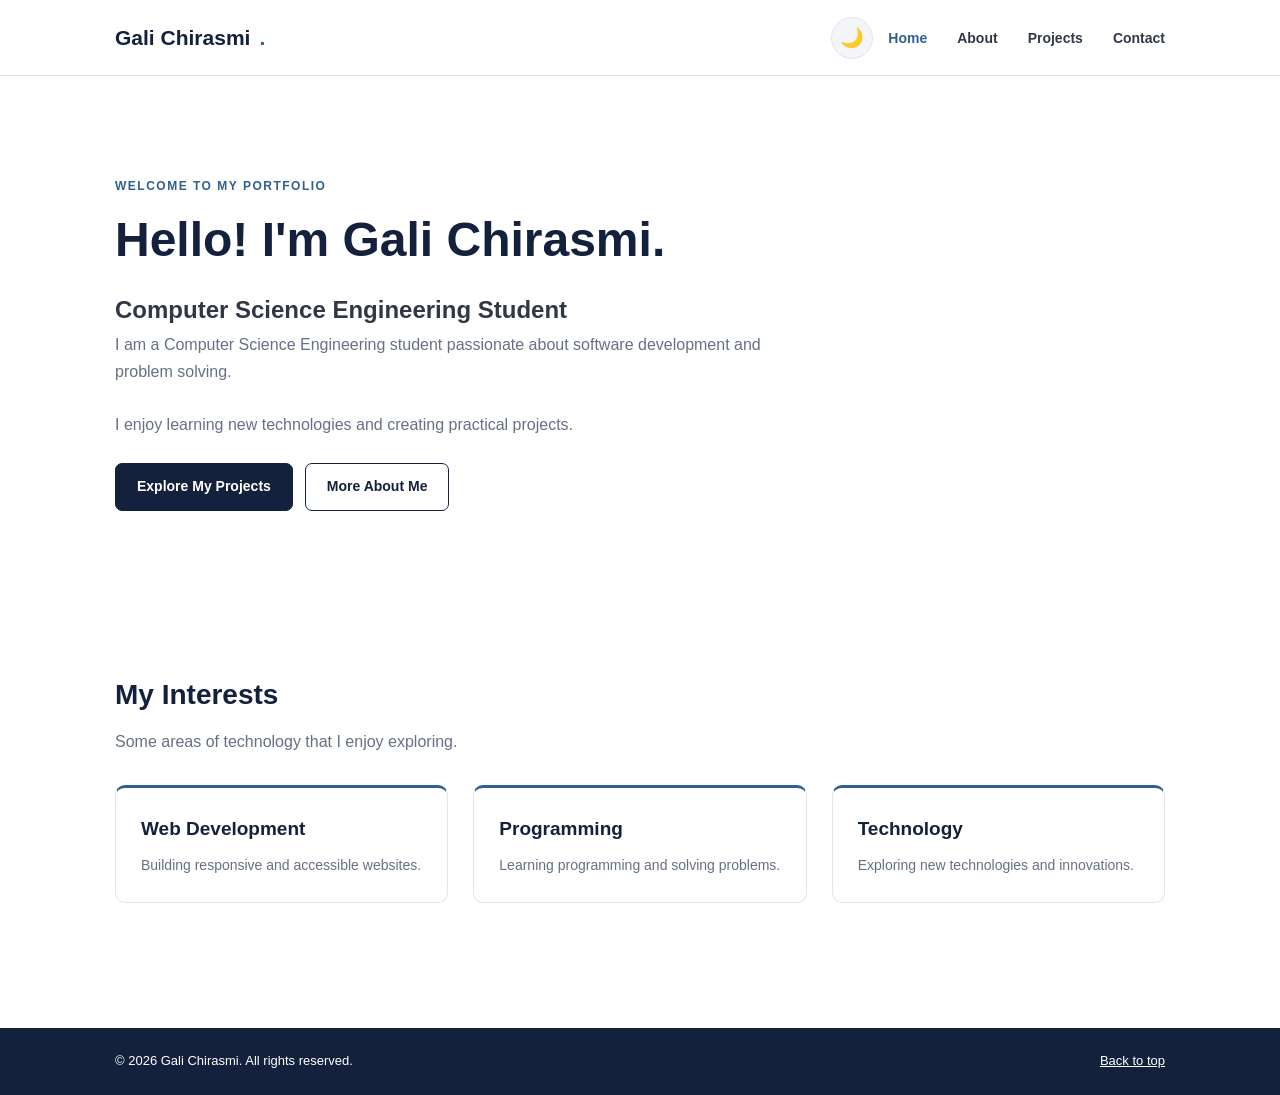
<file: index.html>
<!DOCTYPE html>
<html lang="en">

<head>
    <meta charset="UTF-8">

    <meta name="viewport"
          content="width=device-width, initial-scale=1.0">

    <meta name="description"
          content="Welcome to my personal portfolio website. Explore my skills, education and projects in computer science and software development.">

    <meta name="author" content="Your Name">

    <meta name="theme-color" content="#ffffff">

    <title>Home | Gali Chirasmi - Portfolio</title>

    <link rel="stylesheet" href="style.css">

    <script src="script.js" defer></script>
</head>

<body>

    <!-- Skip Navigation Link -->
    <a href="#main-content" class="skip-link">
        Skip to main content
    </a>

    
<!-- Website Header -->
<header class="site-header">

    <div class="container nav-container">

        <!-- Website Logo -->
        <a href="index.html" class="logo">
            Gali Chirasmi<span class="logo-dot">.</span>
        </a>

        <!-- Dark Mode Button -->
        <button
            class="theme-toggle"
            id="themeToggle"
            type="button"
            aria-label="Switch to dark mode">
            🌙
        </button>

        <!-- Mobile Menu Button -->
        <button
            class="menu-toggle"
            id="menuToggle"
            type="button"
            aria-expanded="false"
            aria-controls="primary-menu"
            aria-label="Open navigation menu">

            <span></span>
            <span></span>
            <span></span>

        </button>

        <!-- Navigation Menu -->
        <nav
            aria-label="Main navigation"
            class="primary-nav"
            id="primary-menu">

            <ul>
                <li>
                    <a href="index.html" aria-current="page">
                        Home
                    </a>
                </li>

                <li>
                    <a href="about.html">About</a>
                </li>

                <li>
                    <a href="projects.html">Projects</a>
                </li>

                <li>
                    <a href="contact.html">Contact</a>
                </li>
            </ul>

        </nav>

    </div>

</header>


    <!-- Main Content -->
    <main id="main-content">

        <!-- Welcome Section -->
        <section class="hero container"
                 aria-labelledby="welcome-heading">

            <p class="eyebrow">WELCOME TO MY PORTFOLIO</p>

            <h1 id="welcome-heading">
                Hello! I'm Gali Chirasmi.
            </h1>

            <h2>
                Computer Science Engineering Student
            </h2>

            <p class="hero-description">
                I am a Computer Science Engineering student
                passionate about software development and
                problem solving.
            </p>

            <p class="hero-description">
                I enjoy learning new technologies and creating
                practical projects.
            </p>

            <div class="hero-actions">

                <a href="projects.html"
                   class="button button-primary">
                    Explore My Projects
                </a>

                <a href="about.html"
                   class="button button-secondary">
                    More About Me
                </a>

            </div>

        </section>

        <!-- Interests Section -->
        <section class="container section-space"
                 aria-labelledby="interests-heading">

            <div class="section-heading">

                <h2 id="interests-heading">My Interests</h2>

                <p>
                    Some areas of technology that I enjoy exploring.
                </p>

            </div>

            <div class="card-grid">

                <article class="info-card">

                    <h3>Web Development</h3>

                    <p>
                        Building responsive and accessible websites.
                    </p>

                </article>

                <article class="info-card">

                    <h3>Programming</h3>

                    <p>
                        Learning programming and solving problems.
                    </p>

                </article>

                <article class="info-card">

                    <h3>Technology</h3>

                    <p>
                        Exploring new technologies and innovations.
                    </p>

                </article>

            </div>

        </section>

    </main>

    <!-- Website Footer -->
    <footer class="site-footer">

        <div class="container footer-content">

            <p>
                &copy; <span class="current-year">2026</span>
                Gali Chirasmi. All rights reserved.
            </p>

            <a href="#main-content">Back to top</a>

        </div>

    </footer>

</body>
</html>
</file>
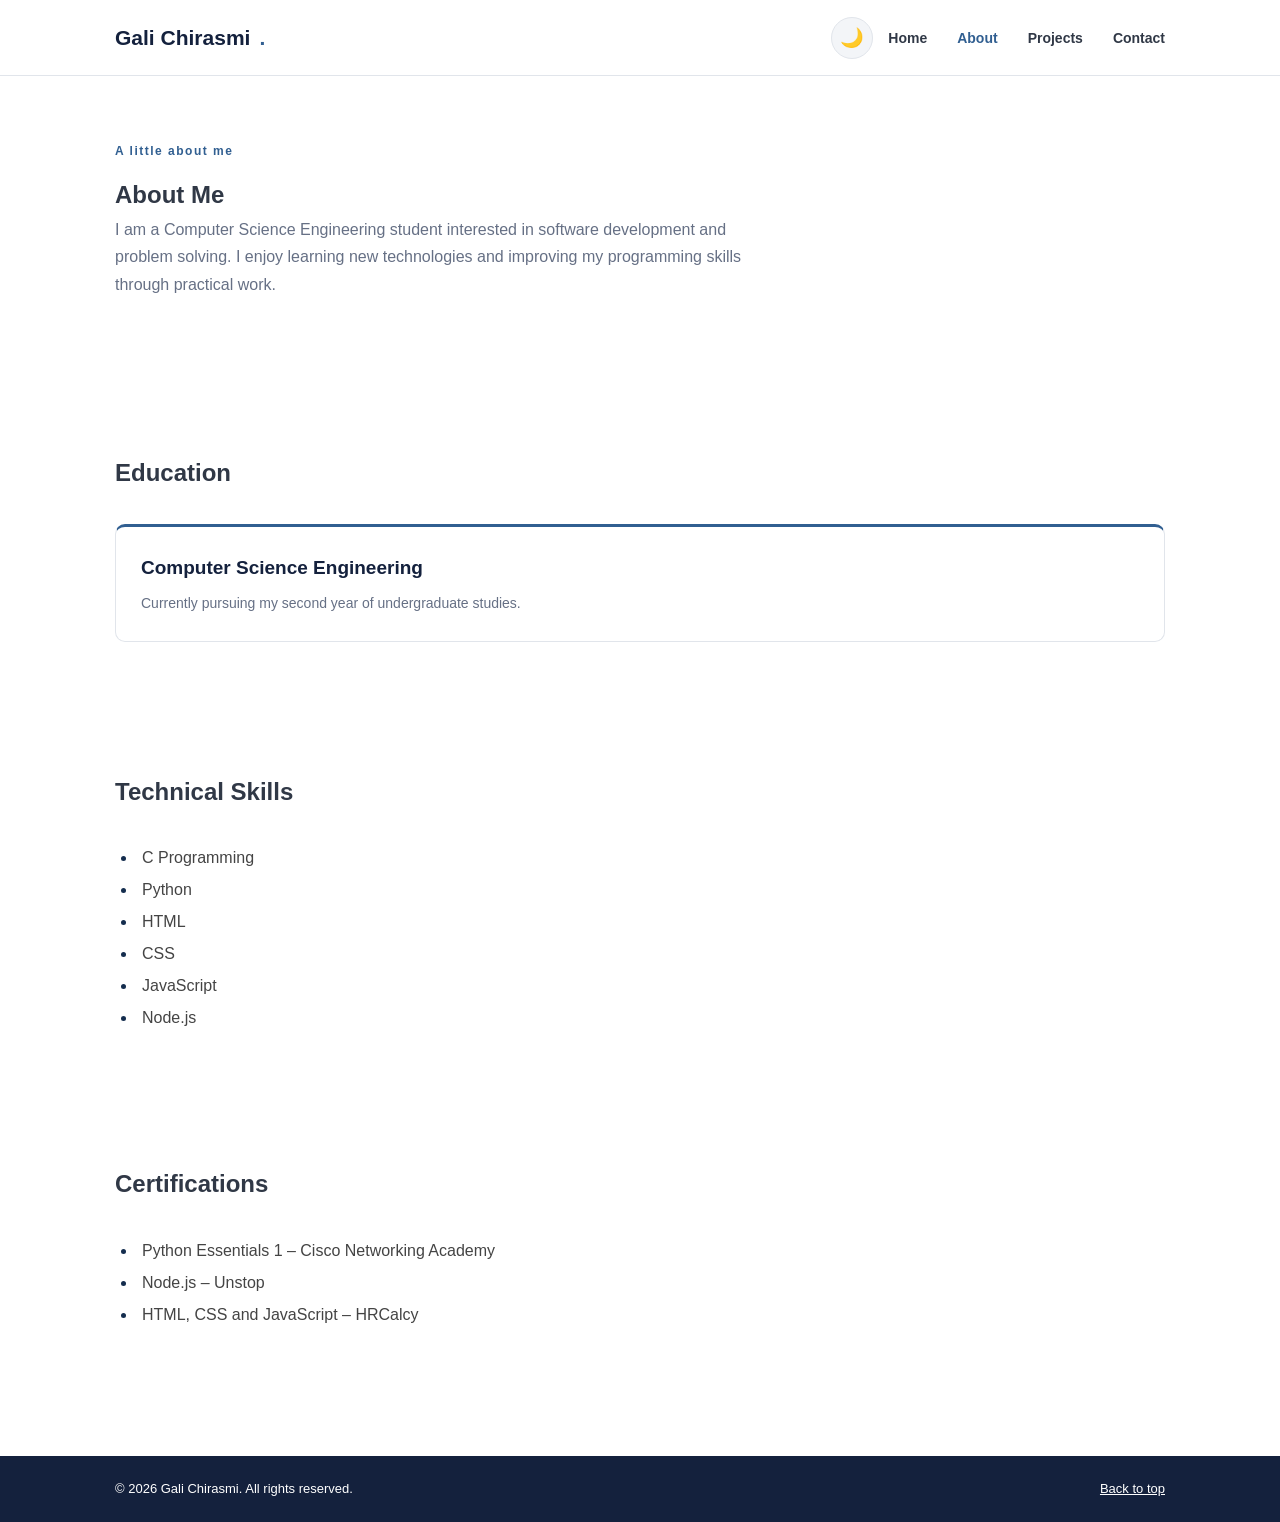
<file: about.html>
<!DOCTYPE html>
<html lang="en">

<head>
    <meta charset="UTF-8">

    <meta name="viewport"
          content="width=device-width, initial-scale=1.0">

    <meta name="description"
          content="Learn about my education, technical skills and certifications.">

    <meta name="author" content="Your Name">

    <meta name="theme-color" content="#ffffff">

    <title>About | Gali Chirasmi - Portfolio</title>

    <link rel="stylesheet" href="style.css">

    <script src="script.js" defer></script>
</head>

<body>

    <a href="#main-content" class="skip-link">
        Skip to main content
    </a>

    
<header class="site-header">

    <div class="container nav-container">

        <!-- Website Logo -->
        <a href="index.html" class="logo">
            Gali Chirasmi<span class="logo-dot">.</span>
        </a>

        <!-- Dark Mode Button -->
        <button
            class="theme-toggle"
            id="themeToggle"
            type="button"
            aria-label="Switch to dark mode">
            🌙
        </button>

        <!-- Mobile Menu Button -->
        <button
            class="menu-toggle"
            id="menuToggle"
            type="button"
            aria-expanded="false"
            aria-controls="primary-menu"
            aria-label="Open navigation menu">

            <span></span>
            <span></span>
            <span></span>

        </button>

        <!-- Navigation Menu -->
        <nav
            class="primary-nav"
            aria-label="Main navigation"
            id="primary-menu">

            <ul>

                <li>
                    <a href="index.html">Home</a>
                </li>

                <li>
                    <a href="about.html" aria-current="page">
                        About
                    </a>
                </li>

                <li>
                    <a href="projects.html">Projects</a>
                </li>

                <li>
                    <a href="contact.html">Contact</a>
                </li>

            </ul>

        </nav>

    </div>

</header>


    <main id="main-content">

        <section class="container section-space"
                 aria-labelledby="about-heading">

            <p class="eyebrow">A little about me</p>

            <h1 id="about-heading">About Me</h1>

            <p class="hero-description">
                I am a Computer Science Engineering student interested
                in software development and problem solving. I enjoy
                learning new technologies and improving my programming
                skills through practical work.
            </p>

        </section>

        <section class="container section-space"
                 aria-labelledby="education">

            <h2 class="section-heading" id="education">
                Education
            </h2>

            <article class="info-card">

                <h3>Computer Science Engineering</h3>

                <p>
                    Currently pursuing my second year of undergraduate
                    studies.
                </p>

            </article>

        </section>

        <section class="container section-space"
                 aria-labelledby="skills">

            <h2 class="section-heading" id="skills">
                Technical Skills
            </h2>

            <ul class="simple-list">
                <li>C Programming</li>
                <li>Python</li>
                <li>HTML</li>
                <li>CSS</li>
                <li>JavaScript</li>
                <li>Node.js</li>
            </ul>

        </section>

        <section class="container section-space"
                 aria-labelledby="certifications">

            <h2 class="section-heading" id="certifications">
                Certifications
            </h2>

            <ul class="simple-list">
                <li>Python Essentials 1 – Cisco Networking Academy</li>
                <li>Node.js – Unstop</li>
                <li>HTML, CSS and JavaScript – HRCalcy</li>
            </ul>

        </section>

    </main>

    <footer class="site-footer">

        <div class="container footer-content">

            <p>
                &copy; <span class="current-year">2026</span>
                Gali Chirasmi. All rights reserved.
            </p>

            <a href="#main-content">Back to top</a>

        </div>

    </footer>

</body>
</html>
</file>
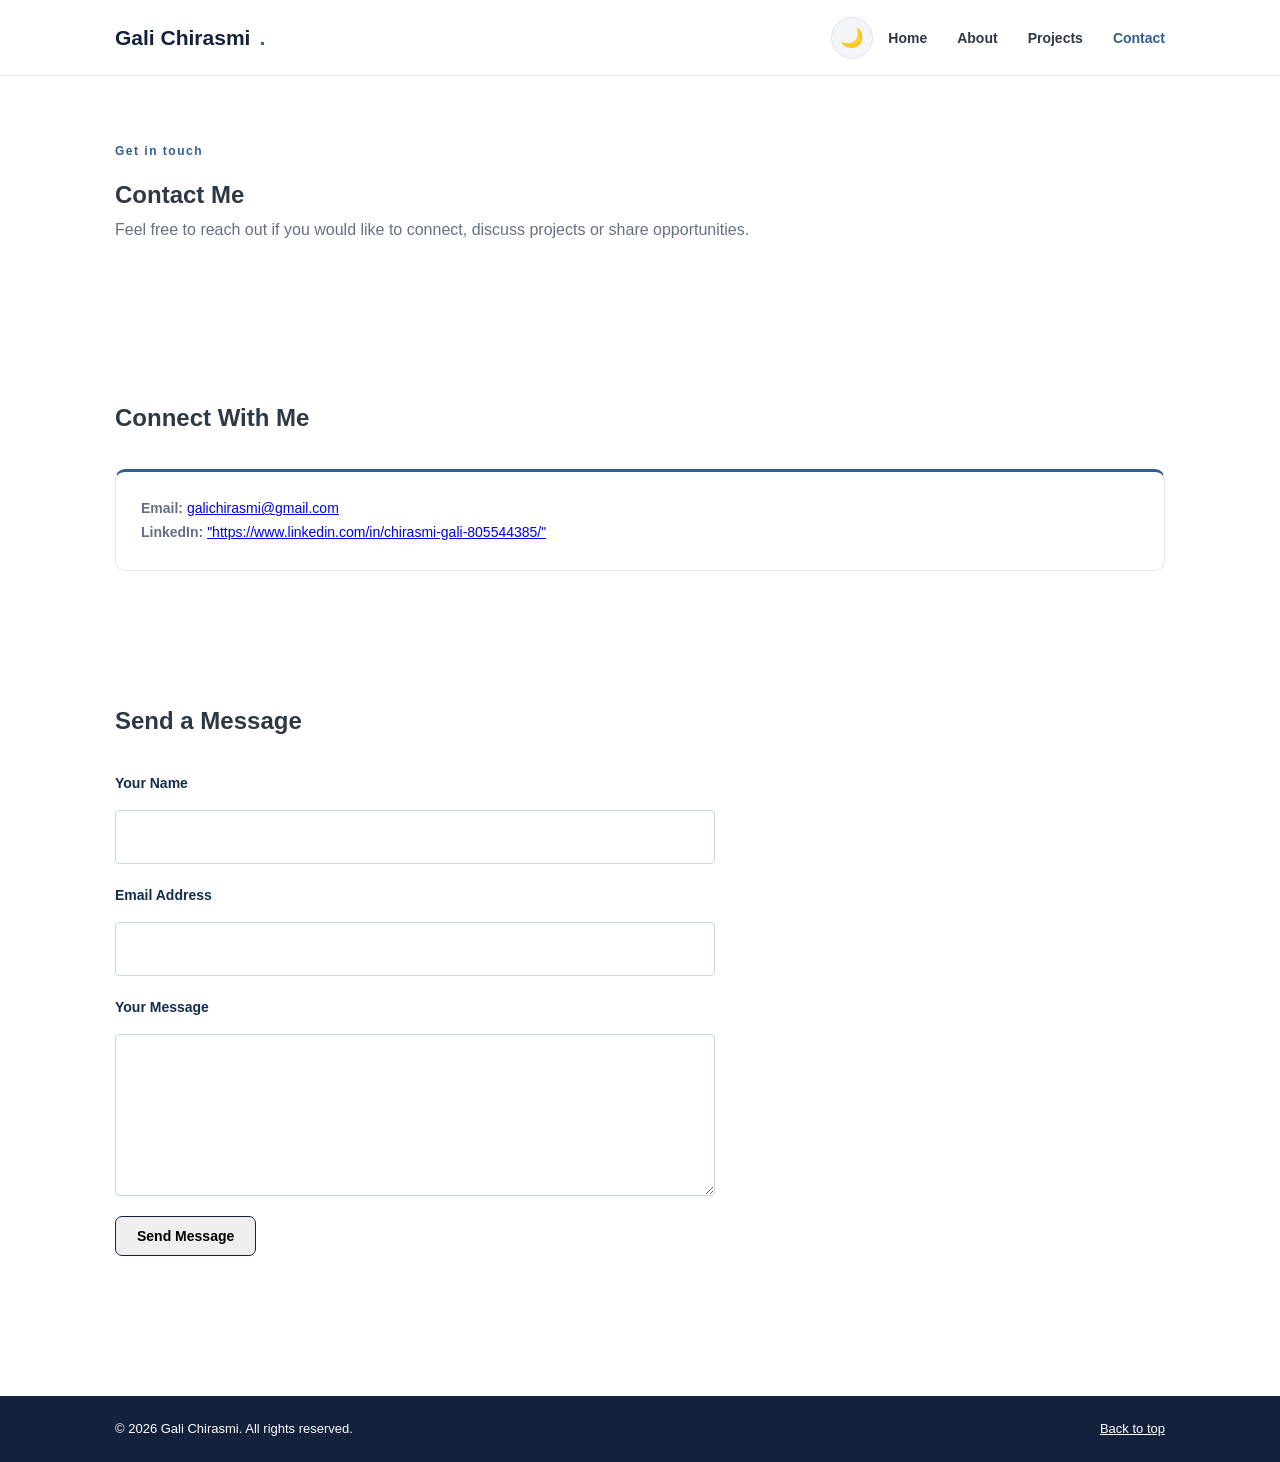
<file: contact.html>
<!DOCTYPE html>
<html lang="en">

<head>
    <meta charset="UTF-8">

    <meta name="viewport"
          content="width=device-width, initial-scale=1.0">

    <meta name="description"
          content="Get in touch with me through email, LinkedIn or my contact form.">

    <meta name="author" content="Your Name">

    <meta name="theme-color" content="#ffffff">

    <title>Contact | Gali Chirasmi - Portfolio</title>

    <link rel="stylesheet" href="style.css">

    <script src="script.js" defer></script>
</head>

<body>

    <a href="#main-content" class="skip-link">
        Skip to main content
    </a>

    
<header class="site-header">

    <div class="container nav-container">

        <!-- Website Logo -->
        <a href="index.html" class="logo">
            Gali Chirasmi<span class="logo-dot">.</span>
        </a>

        <!-- Dark Mode Button -->
        <button
            class="theme-toggle"
            id="themeToggle"
            type="button"
            aria-label="Switch to dark mode">
            🌙
        </button>

        <!-- Mobile Menu Button -->
        <button
            class="menu-toggle"
            id="menuToggle"
            type="button"
            aria-expanded="false"
            aria-controls="primary-menu"
            aria-label="Open navigation menu">

            <span></span>
            <span></span>
            <span></span>

        </button>

        <!-- Navigation Menu -->
        <nav
            class="primary-nav"
            aria-label="Main navigation"
            id="primary-menu">

            <ul>

                <li>
                    <a href="index.html">Home</a>
                </li>

                <li>
                    <a href="about.html">About</a>
                </li>

                <li>
                    <a href="projects.html">Projects</a>
                </li>

                <li>
                    <a href="contact.html" aria-current="page">
                        Contact
                    </a>
                </li>

            </ul>

        </nav>

    </div>

</header>

    <main id="main-content">

        <section class="container section-space"
                 aria-labelledby="contact-heading">

            <p class="eyebrow">Get in touch</p>

            <h1 id="contact-heading">Contact Me</h1>

            <p class="hero-description">
                Feel free to reach out if you would like to connect,
                discuss projects or share opportunities.
            </p>

        </section>

        <section class="container section-space"
                 aria-labelledby="connect-heading">

            <h2 class="section-heading" id="connect-heading">
                Connect With Me
            </h2>

            <div class="info-card">

                <p>
    <strong>Email:</strong>
    <a href="mailto:galichirasmi@gmail.com">
        galichirasmi@gmail.com
    </a>
</p>

                <p>
    <strong>LinkedIn:</strong>
    <a
        href="https://www.linkedin.com/in/chirasmi-gali-805544385/"
        target="_blank"
        rel="noopener noreferrer">
        "https://www.linkedin.com/in/chirasmi-gali-805544385/"
    </a>
</p>

                

            </div>

        </section>

        <section class="container section-space"
                 aria-labelledby="message-heading">

            <h2 class="section-heading" id="message-heading">
                Send a Message
            </h2>

            <form id="contactForm" class="contact-form">

                <div class="form-group">
                    <label for="name">Your Name</label>
                    <input
                        type="text"
                        id="name"
                        name="name"
                        autocomplete="name"
                        required
                    >
                </div>

                <div class="form-group">
                    <label for="email">Email Address</label>
                    <input
                        type="email"
                        id="email"
                        name="email"
                        autocomplete="email"
                        required
                    >
                </div>

                <div class="form-group">
                    <label for="message">Your Message</label>
                    <textarea
                        id="message"
                        name="message"
                        rows="5"
                        required
                    ></textarea>
                </div>

                <button type="submit" class="button">
                    Send Message
                </button>

                <p id="formStatus"
                   role="status"
                   aria-live="polite"></p>

            </form>

        </section>

    </main>

    <footer class="site-footer">

        <div class="container footer-content">

            <p>
                &copy; <span class="current-year">2026</span>
                Gali Chirasmi. All rights reserved.
            </p>

            <a href="#main-content">Back to top</a>

        </div>

    </footer>

</body>
</html>
</file>
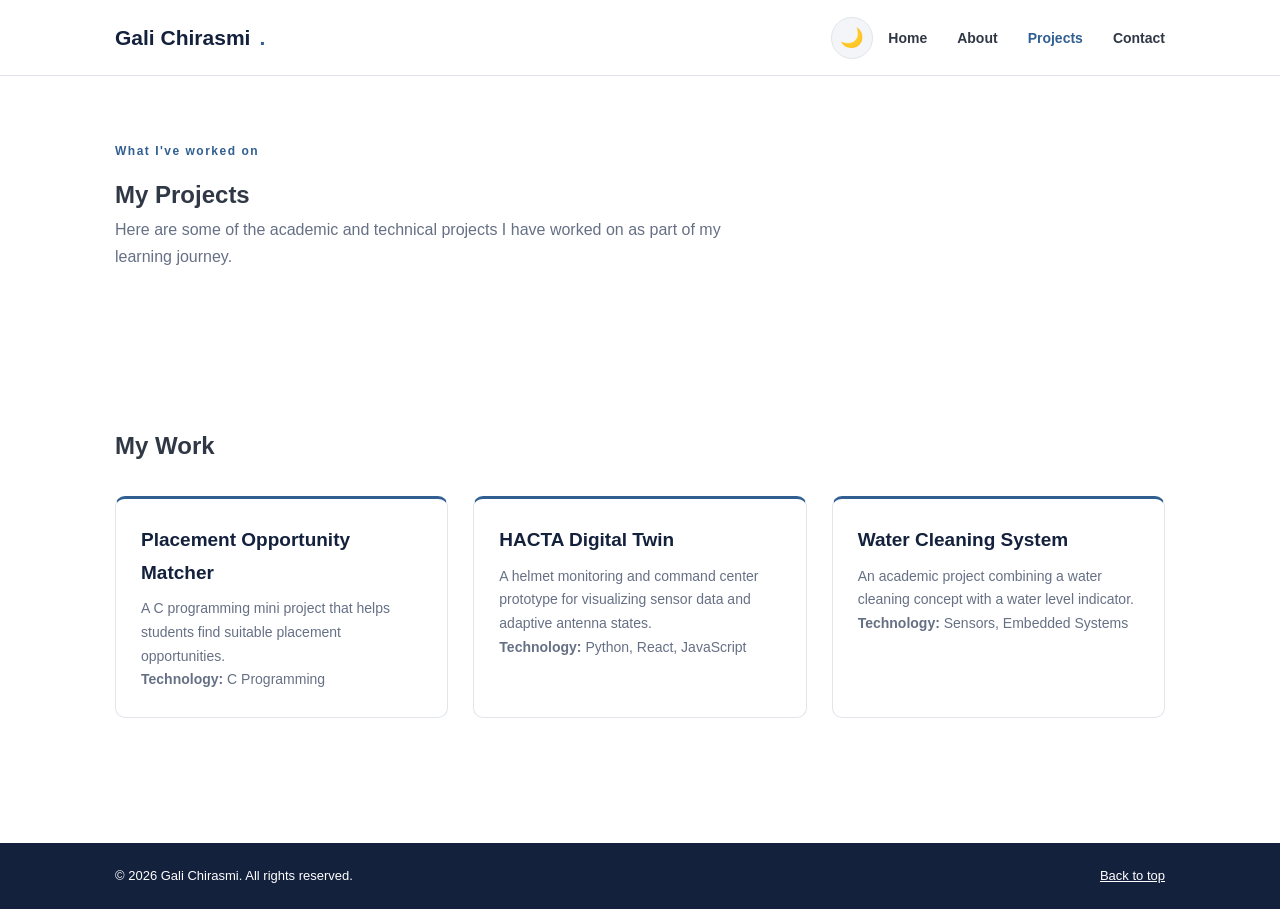
<file: projects.html>
<!DOCTYPE html>
<html lang="en">

<head>
    <meta charset="UTF-8">

    <meta name="viewport"
          content="width=device-width, initial-scale=1.0">

    <meta name="description"
          content="Explore my academic and personal software development projects.">

    <meta name="author" content="Your Name">

    <meta name="theme-color" content="#ffffff">

    <title>Projects | Gali Chirasmi - Portfolio</title>

    <link rel="stylesheet" href="style.css">

    <script src="script.js" defer></script>
</head>

<body>

    <a href="#main-content" class="skip-link">
        Skip to main content
    </a>

    
<header class="site-header">

    <div class="container nav-container">

        <!-- Website Logo -->
        <a href="index.html" class="logo">
            Gali Chirasmi<span class="logo-dot">.</span>
        </a>

        <!-- Dark Mode Button -->
        <button
            class="theme-toggle"
            id="themeToggle"
            type="button"
            aria-label="Switch to dark mode">
            🌙
        </button>

        <!-- Mobile Menu Button -->
        <button
            class="menu-toggle"
            id="menuToggle"
            type="button"
            aria-expanded="false"
            aria-controls="primary-menu"
            aria-label="Open navigation menu">

            <span></span>
            <span></span>
            <span></span>

        </button>

        <!-- Navigation Menu -->
        <nav
            class="primary-nav"
            aria-label="Main navigation"
            id="primary-menu">

            <ul>
                <li>
                    <a href="index.html">Home</a>
                </li>

                <li>
                    <a href="about.html">About</a>
                </li>

                <li>
                    <a href="projects.html" aria-current="page">
                        Projects
                    </a>
                </li>

                <li>
                    <a href="contact.html">Contact</a>
                </li>
            </ul>

        </nav>

    </div>

</header>


    <main id="main-content">

        <section class="container section-space"
                 aria-labelledby="project-heading">

            <p class="eyebrow">What I've worked on</p>

            <h1 id="project-heading">My Projects</h1>

            <p class="hero-description">
                Here are some of the academic and technical projects
                I have worked on as part of my learning journey.
            </p>

        </section>

        <section class="container section-space"
                 aria-labelledby="work-heading">

            <h2 class="section-heading" id="work-heading">
                My Work
            </h2>

            <div class="card-grid">

                <article class="info-card">

                    <h3>Placement Opportunity Matcher</h3>

                    <p>
                        A C programming mini project that helps
                        students find suitable placement opportunities.
                    </p>

                    <p>
                        <strong>Technology:</strong> C Programming
                    </p>

                </article>

                <article class="info-card">

                    <h3>HACTA Digital Twin</h3>

                    <p>
                        A helmet monitoring and command center
                        prototype for visualizing sensor data
                        and adaptive antenna states.
                    </p>

                    <p>
                        <strong>Technology:</strong>
                        Python, React, JavaScript
                    </p>

                </article>

                <article class="info-card">

                    <h3>Water Cleaning System</h3>

                    <p>
                        An academic project combining a water
                        cleaning concept with a water level indicator.
                    </p>

                    <p>
                        <strong>Technology:</strong>
                        Sensors, Embedded Systems
                    </p>

                </article>

            </div>

        </section>

    </main>

    <footer class="site-footer">

        <div class="container footer-content">

            <p>
                &copy; <span class="current-year">2026</span>
                Gali Chirasmi. All rights reserved.
            </p>

            <a href="#main-content">Back to top</a>

        </div>

    </footer>

</body>
</html>
</file>
<file: style.css>
/* ==================================
   1. BASIC SETTINGS
================================== */

:root {
    --navy: #14213d;
    --blue: #315f91;
    --white: #ffffff;
    --light: #f3f5f8;
    --text: #303846;
    --muted: #667085;
    --border: #e1e5eb;
}

* {
    margin: 0;
    padding: 0;
    box-sizing: border-box;
}

html {
    scroll-behavior: smooth;
}

body {
    font-family: Arial, Helvetica, sans-serif;
    background: var(--white);
    color: var(--text);
    font-size: 16px;
    line-height: 1.7;
}

.container {
    width: 88%;
    max-width: 1050px;
    margin: auto;
}

.section-space {
    padding: 65px 0;
}

.soft-section {
    background: var(--light);
}

/* ==================================
   2. ACCESSIBILITY
================================== */

.skip-link {
    position: absolute;
    top: -100px;
    left: 10px;
    background: var(--white);
    color: var(--navy);
    padding: 12px;
    border: 2px solid var(--navy);
    z-index: 2000;
}

.skip-link:focus {
    top: 10px;
}

a:focus-visible,
button:focus-visible,
input:focus-visible,
textarea:focus-visible {
    outline: 3px solid #315f91;
    outline-offset: 4px;
}

/* ==================================
   3. HEADER
================================== */

.site-header {
    background: var(--white);
    border-bottom: 1px solid var(--border);
    position: sticky;
    top: 0;
    z-index: 1000;
}

.nav-container {
    min-height: 75px;
    display: flex;
    align-items: center;
    justify-content: space-between;
}

.logo {
    display: flex;
    align-items: center;
    gap: 9px;
    text-decoration: none;
    color: var(--navy);
    font-size: 21px;
    font-weight: bold;
}

.logo-mark {
    display: none;
}

.logo-dot {
    color: var(--blue);
}

.primary-nav ul {
    display: flex;
    align-items: center;
    list-style: none;
    gap: 30px;
}

.primary-nav a {
    color: var(--text);
    text-decoration: none;
    font-size: 14px;
    font-weight: 600;
}

.primary-nav a:hover,
.primary-nav a[aria-current="page"] {
    color: var(--blue);
}

.primary-nav .nav-contact {
    border: 1px solid var(--navy);
    padding: 8px 17px;
    border-radius: 4px;
}

.primary-nav .nav-contact:hover {
    background: var(--navy);
    color: var(--white);
}

/* ==================================
   4. MOBILE NAVIGATION
================================== */

.menu-toggle {
    display: none;
    background: var(--white);
    border: 1px solid var(--border);
    padding: 8px;
    border-radius: 4px;
    cursor: pointer;
}

.menu-toggle span {
    display: block;
    width: 22px;
    height: 2px;
    background: var(--navy);
    margin: 5px;
}

/* ==================================
   5. HOME PAGE
================================== */

.hero {
    min-height: 450px;
    display: block;
    padding-top: 100px;
    padding-bottom: 75px;
}

.hero-content {
    max-width: 720px;
}

.hero-visual {
    display: none;
}

.eyebrow {
    color: var(--blue);
    font-size: 12px;
    font-weight: bold;
    letter-spacing: 1.5px;
    margin-bottom: 14px;
}

.hero h1 {
    color: var(--navy);
    font-size: clamp(34px, 5vw, 48px);
    line-height: 1.25;
    margin-bottom: 20px;
}

.highlight {
    color: var(--blue);
}

.hero-description {
    color: var(--muted);
    max-width: 650px;
    margin-bottom: 25px;
}

.hero-actions {
    display: flex;
    flex-wrap: wrap;
    gap: 12px;
    margin-bottom: 20px;
}

.hero-note {
    color: var(--muted);
    font-size: 13px;
}

.status-dot {
    display: none;
}

/* ==================================
   6. BUTTONS
================================== */

.button {
    display: inline-block;
    padding: 11px 21px;
    border-radius: 4px;
    font-size: 14px;
    font-weight: 600;
    text-decoration: none;
    border: 1px solid var(--navy);
    cursor: pointer;
}

.button-primary {
    background: var(--navy);
    color: var(--white);
}

.button-primary:hover {
    background: var(--blue);
    border-color: var(--blue);
}

.button-secondary {
    background: var(--white);
    color: var(--navy);
}

.button-secondary:hover {
    background: var(--light);
}

.button-light {
    background: var(--white);
    color: var(--navy);
}

.button-light:hover {
    background: var(--light);
}

/* ==================================
   7. SECTION HEADINGS
================================== */

.section-heading {
    margin-bottom: 30px;
}

.section-heading h2,
.about-intro h2,
.contact-info h2 {
    color: var(--navy);
    font-size: 28px;
    margin-bottom: 10px;
}

.section-heading p:last-child {
    color: var(--muted);
}

/* ==================================
   8. INTERESTS
================================== */

.card-grid {
    display: grid;
    grid-template-columns: repeat(3, 1fr);
    gap: 25px;
}

.info-card {
    padding: 22px 0;
    border-top: 2px solid var(--navy);
}

.card-number {
    display: block;
    color: var(--blue);
    font-size: 13px;
    margin-bottom: 12px;
}

.info-card h3 {
    color: var(--navy);
    font-size: 19px;
    margin-bottom: 8px;
}

.info-card p {
    color: var(--muted);
    font-size: 14px;
}

/* ==================================
   9. CALL TO ACTION
================================== */

.cta-section {
    background: var(--navy);
    color: var(--white);
    padding: 45px;
    margin-top: 30px;
    margin-bottom: 60px;
}

.cta-section .eyebrow {
    color: #c7d7ed;
}

.cta-section h2 {
    font-size: 27px;
    margin-bottom: 10px;
}

.cta-section p {
    color: #e0e7f0;
    margin-bottom: 20px;
}

/* ==================================
   10. INNER PAGE HEADINGS
================================== */

.page-banner {
    padding-top: 65px;
    padding-bottom: 35px;
    border-bottom: 1px solid var(--border);
    margin-top: 25px;
}

.page-banner h1 {
    color: var(--navy);
    font-size: 38px;
    margin-bottom: 10px;
}

.page-banner p:last-child {
    color: var(--muted);
    max-width: 650px;
}

/* ==================================
   11. ABOUT PAGE
================================== */

.about-intro {
    display: grid;
    grid-template-columns: 130px 1fr;
    gap: 35px;
    align-items: center;
}

.about-monogram {
    width: 115px;
    height: 115px;
    background: var(--navy);
    color: var(--white);
    border-radius: 50%;
    display: grid;
    place-items: center;
    font-size: 60px;
}

.about-intro p:not(.eyebrow) {
    color: var(--muted);
    margin-top: 10px;
}

.timeline-card {
    display: flex;
    gap: 18px;
    padding: 25px;
    background: var(--white);
    border-left: 3px solid var(--navy);
}

.timeline-marker {
    display: none;
}

.card-label {
    color: var(--blue);
    font-size: 11px;
    font-weight: bold;
    letter-spacing: 1px;
}

.timeline-card h3 {
    color: var(--navy);
    margin: 8px 0;
}

.skills-grid {
    display: grid;
    grid-template-columns: repeat(3, 1fr);
    gap: 30px;
}

.skill-card {
    padding: 20px 0;
    border-top: 1px solid var(--border);
}

.skill-card h3 {
    color: var(--navy);
    margin-bottom: 15px;
}

.skill-list {
    list-style: none;
}

.skill-list li {
    color: var(--muted);
    padding: 5px 0;
    border-bottom: 1px solid var(--border);
}

.certification-list {
    display: grid;
    gap: 0;
}

.certification-card {
    display: flex;
    align-items: center;
    gap: 20px;
    padding: 20px 0;
    border-bottom: 1px solid var(--border);
}

.certificate-icon {
    color: var(--blue);
    font-size: 18px;
    font-weight: bold;
}

.certification-card h3 {
    color: var(--navy);
    font-size: 16px;
}

.certification-card p {
    color: var(--muted);
    font-size: 14px;
}

/* ==================================
   12. PROJECTS PAGE
================================== */

.project-grid {
    display: grid;
    grid-template-columns: repeat(2, 1fr);
    gap: 30px;
}

.project-card {
    border: 1px solid var(--border);
    background: var(--white);
}

.project-visual {
    min-height: 120px;
    display: flex;
    align-items: center;
    justify-content: center;
    flex-direction: column;
    background: var(--light);
    color: var(--navy);
    gap: 5px;
    border-bottom: 1px solid var(--border);
}

.project-visual span {
    color: var(--blue);
    font-size: 13px;
}

.project-visual strong {
    font-size: 21px;
}

.project-visual-two,
.project-visual-three {
    background: var(--light);
    color: var(--navy);
}

.project-content {
    padding: 23px;
}

.project-content h3 {
    color: var(--navy);
    font-size: 19px;
    margin: 9px 0;
}

.project-content > p:not(.card-label) {
    color: var(--muted);
    font-size: 14px;
    margin-bottom: 15px;
}

.technology-list {
    display: flex;
    flex-wrap: wrap;
    gap: 8px;
    list-style: none;
}

.technology-list li {
    color: var(--blue);
    background: var(--light);
    padding: 4px 9px;
    font-size: 12px;
}

/* ==================================
   13. CONTACT PAGE
================================== */

.contact-section {
    display: grid;
    grid-template-columns: 0.8fr 1.2fr;
    gap: 45px;
    align-items: start;
}

.contact-info > p:not(.eyebrow) {
    color: var(--muted);
    margin: 15px 0 25px;
}

.contact-detail {
    display: flex;
    gap: 15px;
    margin: 20px 0;
}

.contact-detail > span {
    color: var(--blue);
    font-weight: bold;
}

.contact-detail h3 {
    color: var(--navy);
    font-size: 16px;
}

.contact-detail p {
    color: var(--muted);
    font-size: 14px;
}

.contact-form-card {
    padding: 28px;
    border: 1px solid var(--border);
}

.contact-form-card h2 {
    color: var(--navy);
    margin-bottom: 8px;
}

.form-intro,
.form-note {
    color: var(--muted);
    font-size: 13px;
    margin-bottom: 20px;
}

.form-group {
    margin-bottom: 18px;
}

.form-group label {
    display: block;
    color: var(--navy);
    font-weight: 600;
    font-size: 14px;
    margin-bottom: 7px;
}

.form-group input,
.form-group textarea {
    width: 100%;
    padding: 12px;
    border: 1px solid #aab2bf;
    border-radius: 4px;
    font-family: inherit;
    font-size: 15px;
    color: var(--text);
    background: var(--white);
}

.form-group textarea {
    resize: vertical;
}

.form-group input::placeholder,
.form-group textarea::placeholder {
    color: #667085;
}

.submit-button {
    width: 100%;
}

.form-status {
    margin-top: 15px;
    color: #176b45;
    font-size: 14px;
    font-weight: bold;
}

.form-note {
    margin-top: 15px;
    margin-bottom: 0;
}

/* ==================================
   14. FOOTER
================================== */

.site-footer {
    background: var(--navy);
    color: var(--white);
    padding: 22px 0;
    margin-top: 60px;
}

.footer-content {
    display: flex;
    justify-content: space-between;
    align-items: center;
    gap: 15px;
}

.footer-content p {
    font-size: 13px;
}

.footer-content a {
    color: var(--white);
    font-size: 13px;
    text-decoration: underline;
}

/* ==================================
   15. RESPONSIVE DESIGN
================================== */

@media (max-width: 800px) {

    .card-grid,
    .skills-grid {
        grid-template-columns: repeat(2, 1fr);
    }

    .contact-section {
        grid-template-columns: 1fr;
    }
}

@media (max-width: 650px) {

    .nav-container {
        min-height: 68px;
    }

    .menu-toggle {
        display: block;
    }

    .primary-nav {
        display: none;
        position: absolute;
        top: 68px;
        left: 0;
        width: 100%;
        background: var(--white);
        padding: 20px 6%;
        border-bottom: 1px solid var(--border);
    }

    .primary-nav.is-open {
        display: block;
    }

    .primary-nav ul {
        flex-direction: column;
        align-items: flex-start;
        gap: 17px;
    }

    .hero {
        padding-top: 65px;
        padding-bottom: 50px;
        min-height: auto;
    }

    .hero h1 {
        font-size: 35px;
    }

    .card-grid,
    .skills-grid,
    .project-grid {
        grid-template-columns: 1fr;
    }

    .about-intro {
        grid-template-columns: 1fr;
        gap: 20px;
    }

    .page-banner h1 {
        font-size: 32px;
    }

    .contact-form-card {
        padding: 20px;
    }

    .cta-section {
        padding: 30px 22px;
    }

    .footer-content {
        flex-direction: column;
        align-items: flex-start;
    }

}

/* ==================================
   16. REDUCED MOTION
================================== */

@media (prefers-reduced-motion: reduce) {

    html {
        scroll-behavior: auto;
    }

    *,
    *::before,
    *::after {
        animation-duration: 0.01ms !important;
        animation-iteration-count: 1 !important;
        transition-duration: 0.01ms !important;
    }

}

/* Simple lists */

.simple-list {
    padding-left: 22px;
    line-height: 2;
    color: #444444;
}

.simple-list li {
    padding-left: 5px;
}

.simple-list li::marker {
    color: #142d4e;
}

/* Contact form */

.contact-form {
    max-width: 600px;
}

.form-group {
    display: flex;
    flex-direction: column;
    gap: 8px;
    margin-bottom: 20px;
}

.form-group label {
    font-weight: 600;
    color: #142d4e;
}

.form-group input,
.form-group textarea {
    width: 100%;
    padding: 12px;
    border: 1px solid #cbd5e1;
    border-radius: 4px;
    font: inherit;
    color: #222222;
    background: #ffffff;
}

.form-group input:focus,
.form-group textarea:focus {
    outline: 2px solid #142d4e;
    outline-offset: 2px;
}

.form-group textarea {
    resize: vertical;
}

.contact-form button {
    cursor: pointer;
}

#formStatus {
    margin-top: 15px;
}


/* ==========================================
   17. ADVANCED CSS3 & DARK MODE
========================================== */

/* Theme Variables */

:root {
    color-scheme: light;

    --transition: 0.3s ease;
}

/* Dark Theme Variables */

:root[data-theme="dark"] {
    color-scheme: dark;

    --white: #151b26;
    --light: #202938;
    --text: #e5eaf2;
    --muted: #aab6c8;
    --border: #344154;
    --blue: #8ab4f8;
}

/* Smooth Theme Transitions */

body,
.site-header,
.info-card,
.project-card,
.contact-form-card,
input,
textarea,
button {
    transition:
        background-color var(--transition),
        color var(--transition),
        border-color var(--transition);
}

/* Dark Theme Heading Colours */

:root[data-theme="dark"] .logo,
:root[data-theme="dark"] .hero h1,
:root[data-theme="dark"] .section-heading h2,
:root[data-theme="dark"] .info-card h3,
:root[data-theme="dark"] .about-intro h2,
:root[data-theme="dark"] .contact-info h2,
:root[data-theme="dark"] .page-banner h1,
:root[data-theme="dark"] .timeline-card h3,
:root[data-theme="dark"] .skill-card h3,
:root[data-theme="dark"] .certification-card h3,
:root[data-theme="dark"] .project-content h3,
:root[data-theme="dark"] .contact-detail h3,
:root[data-theme="dark"] .contact-form-card h2 {
    color: #e8eef8;
}

/* Dark Theme Navigation */

:root[data-theme="dark"] .primary-nav a {
    color: #e5eaf2;
}

:root[data-theme="dark"] .primary-nav a:hover,
:root[data-theme="dark"] .primary-nav a[aria-current="page"] {
    color: #8ab4f8;
}

/* Dark Theme Mobile Menu */

:root[data-theme="dark"] .menu-toggle {
    background: #202938;
    border-color: #344154;
}

:root[data-theme="dark"] .menu-toggle span {
    background: #e5eaf2;
}

@media (max-width: 650px) {

    :root[data-theme="dark"] .primary-nav {
        background: #151b26;
        border-color: #344154;
    }

}

/* Theme Toggle Button */

.theme-toggle {
    display: inline-grid;
    place-items: center;

    width: 42px;
    height: 42px;

    border: 1px solid var(--border);
    border-radius: 50%;

    background: var(--light);
    color: var(--text);

    font-size: 19px;
    cursor: pointer;
    margin-left: auto;
    margin-right: 15px;
}

.theme-toggle:hover {
    transform: rotate(15deg) scale(1.08);
}

/* Mobile Menu Positioning */

.nav-container {
    position: relative;
}

@media (min-width: 651px) {

    .theme-toggle {
        margin-left: auto;
    }

}

/* Better Card Design */

.info-card,
.project-card,
.skill-card,
.contact-form-card {
    border-radius: 10px;
}

.info-card {
    padding: 25px;
    border: 1px solid var(--border);
    border-top: 3px solid var(--blue);
    background: var(--white);
}

.info-card:hover {
    transform: translateY(-6px);
    box-shadow: 0 10px 25px rgba(20, 33, 61, 0.10);
}

.project-card {
    overflow: hidden;
    border-radius: 10px;
    transition: transform var(--transition),
                box-shadow var(--transition);
}

.project-card:hover {
    transform: translateY(-6px);
    box-shadow: 0 12px 28px rgba(20, 33, 61, 0.12);
}

/* Improved Buttons */

.button {
    border-radius: 7px;
    transition: all var(--transition);
}

.button:hover {
    transform: translateY(-2px);
}

/* Responsive Improvements */

img {
    max-width: 100%;
    height: auto;
}

.container {
    width: min(90%, 1100px);
}

@media (max-width: 800px) {

    .hero {
        padding-top: 75px;
    }

    .card-grid,
    .skills-grid {
        grid-template-columns: repeat(2, minmax(0, 1fr));
    }

    .project-grid {
        grid-template-columns: 1fr;
    }

}

@media (max-width: 650px) {

    .container {
        width: 90%;
    }

    .nav-container {
        flex-wrap: wrap;
    }

    .theme-toggle {
        margin-left: auto;
        margin-right: 10px;
    }

    .hero h1 {
        font-size: clamp(30px, 8vw, 38px);
    }

    .hero-actions {
        flex-direction: column;
        align-items: stretch;
    }

    .hero-actions .button {
        text-align: center;
    }

    .card-grid,
    .skills-grid,
    .project-grid {
        grid-template-columns: 1fr;
    }

    .info-card {
        padding: 22px;
    }

}

/* Dark Theme Form Elements */

:root[data-theme="dark"] .form-group label {
    color: #e5eaf2;
}

:root[data-theme="dark"] .form-group input,
:root[data-theme="dark"] .form-group textarea {
    color: #e5eaf2;
    background: #202938;
    border-color: #536176;
}

:root[data-theme="dark"] .form-group input::placeholder,
:root[data-theme="dark"] .form-group textarea::placeholder {
    color: #aab6c8;
}

:root[data-theme="dark"] .simple-list {
    color: #e5eaf2;
}

/* Reduced Motion Support */

@media (prefers-reduced-motion: reduce) {

    .info-card:hover,
    .project-card:hover,
    .button:hover,
    .theme-toggle:hover {
        transform: none;
    }

}
</file>
